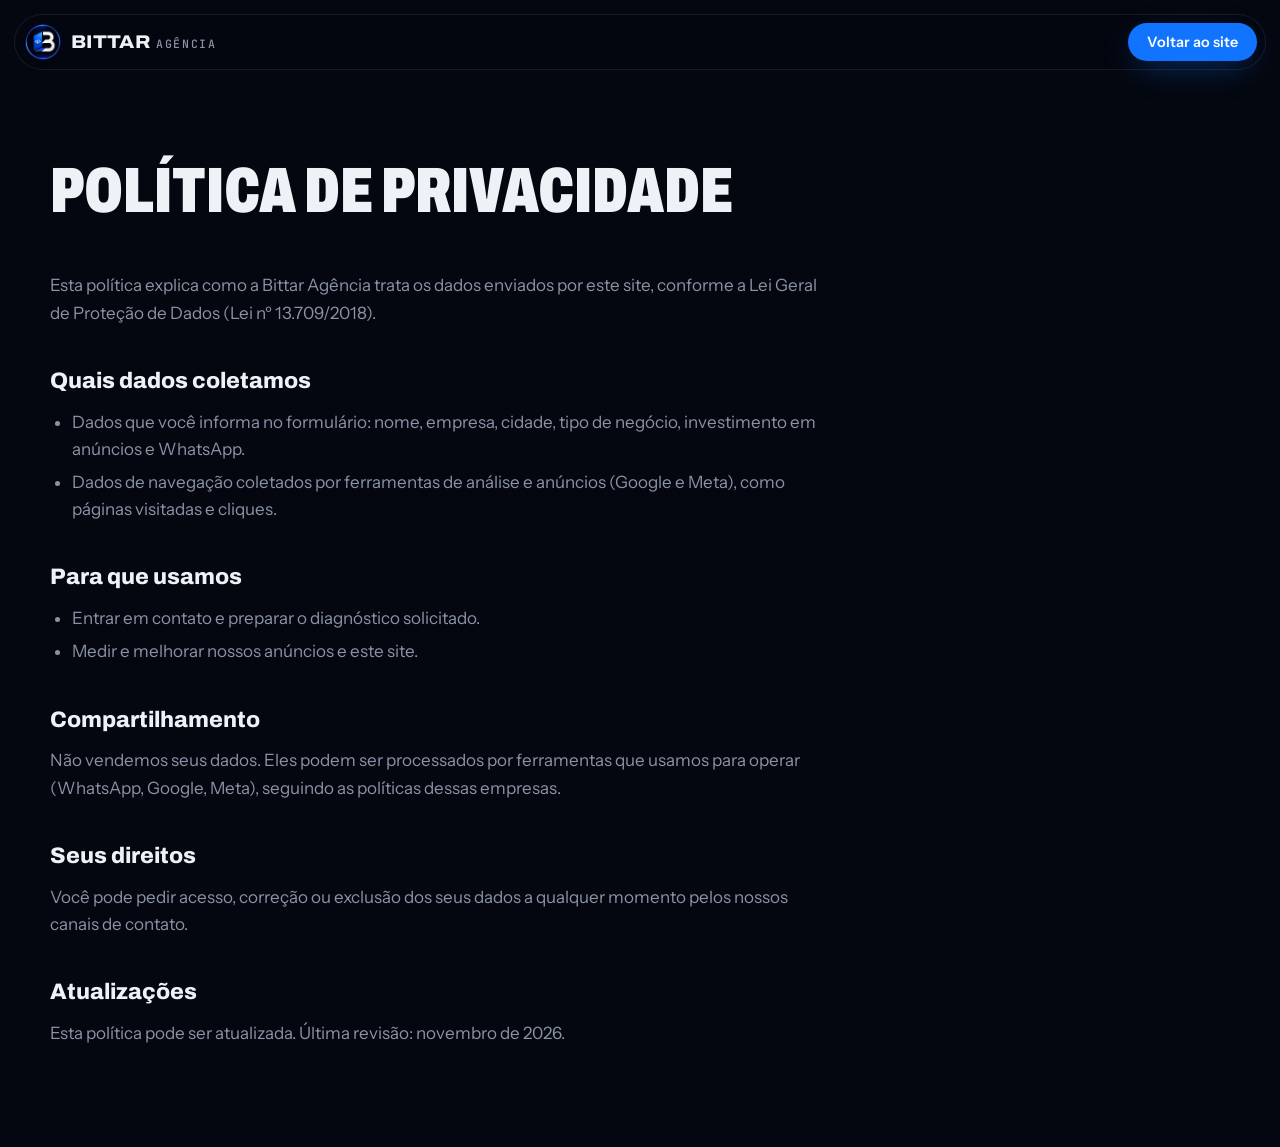
<file: politica-de-privacidade.html>
<!DOCTYPE html>
<html lang="pt-BR">
<head>
  <meta charset="UTF-8" />
  <meta name="viewport" content="width=device-width, initial-scale=1" />
  <title>Política de privacidade | Bittar Agência</title>
  <meta name="robots" content="noindex" />
  <link rel="icon" href="assets/images/logo.jpg" type="image/jpeg" />
  <link href="https://fonts.googleapis.com/css2?family=Archivo:wdth,wght@62..125,400..900&family=Instrument+Sans:wght@400;500;600&family=JetBrains+Mono:wght@400;500&display=swap" rel="stylesheet" />
  <link rel="stylesheet" href="assets/css/style.css" />
  <style>
    .policy { padding: 140px 0 100px; }
    .policy h1 { font-size: clamp(2.4rem, 6vw, 4rem); font-weight: 900; font-stretch: 70%; text-transform: uppercase; margin-bottom: 30px; }
    .policy h2 { font-size: 1.4rem; font-weight: 800; margin: 36px 0 10px; }
    .policy p, .policy li { color: var(--muted); max-width: 70ch; }
    .policy ul { list-style: disc; padding-left: 22px; display: grid; gap: 6px; }
  </style>
</head>
<body>
  <header class="nav">
    <a href="index.html" class="brand"><img class="brand__mark" src="assets/images/logo.jpg" alt="" width="36" height="36" /><span class="brand__name">BITTAR<em>agência</em></span></a>
    <a href="index.html#diagnostico" class="btn btn--signal btn--sm">Voltar ao site</a>
  </header>
  <main class="policy wrap">
    <h1>Política de privacidade</h1>
    <p>Esta política explica como a Bittar Agência trata os dados enviados por este site, conforme a Lei Geral de Proteção de Dados (Lei nº 13.709/2018).</p>

    <h2>Quais dados coletamos</h2>
    <ul>
      <li>Dados que você informa no formulário: nome, empresa, cidade, tipo de negócio, investimento em anúncios e WhatsApp.</li>
      <li>Dados de navegação coletados por ferramentas de análise e anúncios (Google e Meta), como páginas visitadas e cliques.</li>
    </ul>

    <h2>Para que usamos</h2>
    <ul>
      <li>Entrar em contato e preparar o diagnóstico solicitado.</li>
      <li>Medir e melhorar nossos anúncios e este site.</li>
    </ul>

    <h2>Compartilhamento</h2>
    <p>Não vendemos seus dados. Eles podem ser processados por ferramentas que usamos para operar (WhatsApp, Google, Meta), seguindo as políticas dessas empresas.</p>

    <h2>Seus direitos</h2>
    <p>Você pode pedir acesso, correção ou exclusão dos seus dados a qualquer momento pelos nossos canais de contato.</p>

    <h2>Atualizações</h2>
    <p>Esta política pode ser atualizada. Última revisão: novembro de 2026.</p>
  </main>
</body>
</html>
</file>
<file: assets/css/style.css>
/* =========================================================
   Bittar Agência — estilo
   Cores da marca (logo do Instagram): preto-azulado,
   azul elétrico com brilho e branco.
   ========================================================= */

:root {
  --ink: #04070f;
  --ink-2: #0a0f1c;
  --ink-3: #111829;
  --line: rgba(255, 255, 255, 0.08);
  --line-strong: rgba(255, 255, 255, 0.17);
  --text: #eef1f6;
  --muted: #8a93a6;

  --paper: #eef2f8;
  --paper-2: #dfe6f1;
  --paper-ink: #070b16;
  --paper-muted: #566078;
  --paper-line: rgba(7, 11, 22, 0.12);

  --signal: #1174ff;
  --signal-deep: #0141bf;
  --glow: rgba(17, 116, 255, 0.45);
  --ok: #2bc48a;
  --warn: #f2b33d;

  --f-display: "Archivo", "Arial Narrow", sans-serif;
  --f-body: "Instrument Sans", system-ui, sans-serif;
  --f-mono: "JetBrains Mono", ui-monospace, monospace;

  --r: 14px;
  --wrap: 1180px;
  --ease: cubic-bezier(0.2, 0.7, 0.1, 1);
}

*, *::before, *::after { box-sizing: border-box; }
html { -webkit-text-size-adjust: 100%; }
body {
  margin: 0;
  background: var(--ink);
  color: var(--text);
  font: 400 1.0625rem/1.6 var(--f-body);
  -webkit-font-smoothing: antialiased;
  overflow-x: hidden;
}
img, svg { display: block; max-width: 100%; }
a { color: inherit; }
h1, h2, h3 { margin: 0; font-family: var(--f-display); }
p { margin: 0; }
ul, ol { margin: 0; padding: 0; list-style: none; }
strong { font-weight: 600; color: #fff; }
.paper strong { color: var(--paper-ink); }

.skip { position: absolute; left: -999px; top: 8px; background: var(--signal); color: #fff; padding: 8px 14px; z-index: 100; }
.skip:focus { left: 8px; }
:focus-visible { outline: 2px solid var(--signal); outline-offset: 3px; }

.mono { font-family: var(--f-mono); font-size: 0.72rem; letter-spacing: 0.08em; }
.wrap { width: min(var(--wrap), 100% - 40px); margin-inline: auto; }
.section { padding: clamp(80px, 11vw, 140px) 0; position: relative; }
.paper { background: var(--paper); color: var(--paper-ink); }

.eyebrow {
  font-family: var(--f-mono); font-size: 0.75rem; letter-spacing: 0.16em; text-transform: uppercase;
  display: inline-flex; align-items: center; gap: 10px; margin-bottom: 22px; color: var(--paper-muted);
}
.eyebrow::before { content: ""; width: 26px; height: 1px; background: currentColor; }
.eyebrow--signal { color: var(--signal); }
.paper .eyebrow { color: var(--signal-deep); }

.h2 {
  font-size: clamp(2.1rem, 5vw, 3.9rem);
  font-weight: 800; font-stretch: 78%;
  line-height: 0.98; letter-spacing: -0.02em;
  max-width: 17ch; text-wrap: balance;
}

/* ---------- Botões ---------- */
.btn {
  display: inline-flex; align-items: center; justify-content: center; gap: 12px;
  padding: 17px 26px; border-radius: 999px; border: 1px solid transparent;
  font: 600 1rem/1 var(--f-body); text-decoration: none; cursor: pointer;
  transition: transform .3s var(--ease), background .3s, box-shadow .3s, color .3s;
}
.btn svg { width: 18px; height: 18px; fill: none; stroke: currentColor; stroke-width: 2.2; transition: transform .3s var(--ease); }
.btn:hover svg { transform: translateX(4px); }
.btn--signal { background: var(--signal); color: #fff; box-shadow: 0 10px 34px -8px var(--glow); }
.btn--signal:hover { background: var(--signal-deep); transform: translateY(-2px); box-shadow: 0 14px 40px -6px var(--glow); }
.btn--sm { padding: 11px 18px; font-size: .9rem; }
.btn--lg { padding: 22px 34px; font-size: 1.1rem; }
.btn--block { width: 100%; }

.link-arrow { font-weight: 500; color: var(--muted); text-decoration: none; border-bottom: 1px solid var(--line-strong); padding-bottom: 2px; transition: color .2s, border-color .2s; }
.link-arrow:hover { color: var(--text); border-color: var(--text); }

.dot { width: 8px; height: 8px; border-radius: 50%; background: var(--signal); display: inline-block; box-shadow: 0 0 10px var(--glow); }
.dot--live { background: var(--ok); box-shadow: 0 0 0 0 rgba(43, 196, 138, .6); animation: pulse 1.8s infinite; }
@keyframes pulse { 70% { box-shadow: 0 0 0 10px rgba(43, 196, 138, 0); } 100% { box-shadow: 0 0 0 0 rgba(43, 196, 138, 0); } }

/* ---------- Header ---------- */
.nav {
  position: fixed; inset: 14px 14px auto; z-index: 50;
  display: flex; align-items: center; justify-content: space-between; gap: 20px;
  padding: 8px 8px 8px 10px; border-radius: 999px;
  background: rgba(4, 7, 15, .8); border: 1px solid var(--line);
  backdrop-filter: blur(10px);
  transition: transform .4s var(--ease);
}
.nav.is-hidden { transform: translateY(-120%); }
.brand { display: inline-flex; align-items: center; gap: 10px; text-decoration: none; color: var(--text); }
.brand__mark { width: 36px; height: 36px; border-radius: 50%; }
.brand__name { font: 800 1.15rem/1 var(--f-display); font-stretch: 112%; letter-spacing: .02em; }
.brand__name em { font: 500 .72rem/1 var(--f-mono); font-style: normal; letter-spacing: .14em; margin-left: 6px; color: var(--muted); text-transform: uppercase; }
.nav__links { display: flex; gap: 28px; }
.nav__links a { text-decoration: none; font-size: .93rem; color: var(--muted); transition: color .2s; }
.nav__links a:hover { color: var(--text); }

/* ---------- Hero ---------- */
.hero {
  min-height: 100svh; position: relative; overflow: hidden;
  display: grid; grid-template-columns: 1.25fr 1fr; align-items: center; gap: 60px;
  padding: 140px max(20px, calc((100% - var(--wrap)) / 2)) 80px;
}
.hero__grid {
  position: absolute; inset: 0; z-index: 0; pointer-events: none;
  background-image:
    linear-gradient(var(--line) 1px, transparent 1px),
    linear-gradient(90deg, var(--line) 1px, transparent 1px);
  background-size: 64px 64px;
  mask-image: radial-gradient(ellipse 80% 70% at 70% 40%, #000 30%, transparent 75%);
}
.hero::after {
  content: ""; position: absolute; width: 680px; height: 680px; right: -180px; top: 6%;
  background: radial-gradient(circle, rgba(17, 116, 255, .28), transparent 65%); z-index: 0; pointer-events: none;
}
.hero__copy, .feed { position: relative; z-index: 1; }
.tag {
  display: inline-flex; align-items: center; gap: 10px; padding: 8px 14px; border-radius: 999px;
  border: 1px solid var(--line-strong); font-size: .85rem; color: var(--muted); margin-bottom: 30px;
}
.hero__title {
  font-size: clamp(3rem, 7.6vw, 6.8rem);
  font-weight: 900; font-stretch: 68%;
  line-height: .9; letter-spacing: -0.025em; text-transform: uppercase;
}
.hero__title .line { display: block; overflow: hidden; }
.hero__title .line--signal { color: var(--signal); text-shadow: 0 0 40px var(--glow); }
.hero__sub { margin-top: 30px; max-width: 52ch; font-size: 1.15rem; color: var(--muted); }
.hero__actions { margin-top: 38px; display: flex; flex-wrap: wrap; align-items: center; gap: 26px; }

/* Painel de campanhas */
.feed {
  background: var(--ink-2); border: 1px solid rgba(17, 116, 255, .3); border-radius: 22px; padding: 22px;
  box-shadow: 0 0 0 1px rgba(17, 116, 255, .08), 0 40px 90px -30px rgba(17, 116, 255, .35);
  transform: rotate(1.5deg);
}
.feed__head { display: flex; justify-content: space-between; align-items: center; color: var(--muted); padding-bottom: 16px; border-bottom: 1px dashed var(--line-strong); }
.feed__live { display: inline-flex; align-items: center; gap: 8px; font-size: .8rem; color: var(--ok); }
.feed__list { display: grid; gap: 10px; margin-top: 16px; }
.lead { display: grid; grid-template-columns: 38px 1fr; gap: 14px; align-items: center; padding: 12px 14px; border-radius: 14px; background: var(--ink-3); border: 1px solid var(--line); }
.lead__avatar { width: 38px; height: 38px; border-radius: 10px; display: grid; place-items: center; background: rgba(17, 116, 255, .15); color: var(--signal); font: 700 .9rem var(--f-mono); }
.lead__name { font-weight: 600; font-size: .95rem; display: flex; align-items: center; gap: 8px; flex-wrap: wrap; }
.lead__info { color: var(--muted); font-size: .84rem; margin-top: 2px; }
.chip { font: 500 .64rem/1 var(--f-mono); letter-spacing: .06em; text-transform: uppercase; padding: 5px 8px; border-radius: 6px; }
.chip--ok { background: rgba(43, 196, 138, .14); color: var(--ok); }
.chip--warn { background: rgba(242, 179, 61, .14); color: var(--warn); }
.feed__chart { margin-top: 16px; padding: 14px; border-radius: 14px; background: var(--ink-3); border: 1px solid var(--line); color: var(--muted); display: grid; gap: 12px; }
.rep__bars { height: 80px; display: flex; align-items: flex-end; gap: 8px; border-bottom: 1px solid var(--line-strong); }
.rep__bars i { flex: 1; height: var(--h); background: linear-gradient(to top, var(--signal-deep), var(--signal)); border-radius: 4px 4px 0 0; transform-origin: bottom; }
.feed__note { margin-top: 12px; color: #5a6274; text-align: right; font-size: .65rem; }

/* ---------- Marquee ---------- */
.marquee { background: var(--signal); color: #fff; overflow: hidden; padding: 18px 0; transform: rotate(-1.2deg) scale(1.02); position: relative; z-index: 2; box-shadow: 0 0 60px -10px var(--glow); }
.marquee__track { display: flex; gap: 30px; width: max-content; animation: marquee 32s linear infinite; }
.marquee span { font: 800 1.5rem/1 var(--f-display); font-stretch: 75%; text-transform: uppercase; white-space: nowrap; }
.marquee i { font-style: normal; opacity: .7; }
@keyframes marquee { to { transform: translateX(-50%); } }

/* ---------- Dor ---------- */
.pain { margin-top: -20px; }
.strike { position: relative; color: var(--paper-muted); white-space: nowrap; }
.strike::after { content: ""; position: absolute; left: -4px; right: -4px; top: 52%; height: 6px; background: var(--signal); transform: rotate(-3deg); }
.pain__grid { display: grid; grid-template-columns: repeat(3, 1fr); margin-top: 64px; border-top: 1px solid var(--paper-line); }
.pain__card { padding: 34px 30px 10px 0; border-right: 1px solid var(--paper-line); }
.pain__card + .pain__card { padding-left: 30px; }
.pain__card:last-child { border-right: 0; }
.pain__n { color: var(--signal); }
.pain__card h3 { font-size: 1.6rem; font-weight: 800; font-stretch: 80%; margin: 16px 0 10px; }
.pain__card p { color: var(--paper-muted); }

/* ---------- Método ---------- */
.method__track { position: relative; display: grid; grid-template-columns: repeat(4, 1fr); gap: 30px; margin-top: 80px; }
.method__line { position: absolute; top: 27px; left: 0; right: 0; height: 2px; background: var(--line-strong); }
.method__line span { display: block; height: 100%; width: 100%; background: var(--signal); box-shadow: 0 0 12px var(--glow); transform-origin: left; }
.method__step { position: relative; }
.method__n {
  width: 56px; height: 56px; border-radius: 50%; display: grid; place-items: center;
  background: var(--ink-3); border: 1px solid var(--signal); color: var(--signal);
  font: 600 .95rem var(--f-mono); position: relative; box-shadow: 0 0 24px -4px var(--glow);
}
.method__step h3 { font-size: 2.2rem; font-weight: 900; font-stretch: 70%; text-transform: uppercase; margin: 26px 0 10px; }
.method__step p { color: var(--muted); }

/* ---------- Incluso ---------- */
.inc__grid { display: grid; grid-template-columns: repeat(3, 1fr); gap: 16px; margin-top: 64px; }
.inc__card { background: #fff; border: 1px solid var(--paper-line); border-radius: 18px; padding: 28px 26px; transition: transform .4s var(--ease), box-shadow .3s; }
.inc__card:hover { transform: translateY(-4px); box-shadow: 0 20px 40px -20px rgba(1, 65, 191, .35); }
.inc__n { color: var(--signal-deep); }
.inc__card h3 { font-size: 1.45rem; font-weight: 800; font-stretch: 82%; margin: 14px 0 8px; }
.inc__card p { color: var(--paper-muted); font-size: .98rem; }
.inc__note { margin-top: 36px; max-width: 70ch; color: var(--paper-muted); font-size: .95rem; padding-left: 16px; border-left: 3px solid var(--signal); }

/* ---------- Formulário ---------- */
.lead-form__wrap { display: grid; grid-template-columns: 1fr 1fr; gap: 70px; align-items: start; }
.lead-form .h2 { max-width: 14ch; }
.steps { margin-top: 48px; display: grid; gap: 28px; }
.steps li { display: grid; grid-template-columns: 46px 1fr; gap: 18px; }
.steps__n { width: 46px; height: 46px; border-radius: 50%; border: 1px solid var(--line-strong); display: grid; place-items: center; font: 600 1rem var(--f-mono); color: var(--signal); }
.steps h3 { font-size: 1.25rem; font-weight: 700; font-stretch: 90%; }
.steps p { color: var(--muted); margin-top: 4px; }

.form {
  position: relative; background: var(--paper); color: var(--paper-ink);
  border-radius: 22px; padding: 30px; display: grid; gap: 18px;
  box-shadow: 0 40px 90px -30px rgba(17, 116, 255, .35);
}
.form__head { display: flex; justify-content: space-between; color: var(--paper-muted); padding-bottom: 14px; border-bottom: 1px dashed var(--paper-line); }
.form__progress b { color: var(--signal); font-weight: 600; }
.field { display: grid; gap: 8px; border: 0; margin: 0; padding: 0; min-width: 0; }
.field > span, .field legend { font-weight: 600; font-size: .9rem; padding: 0; margin-bottom: 8px; }
.field > span { margin-bottom: 0; }
.field input[type="text"], .field input[type="tel"], .field select {
  width: 100%; padding: 14px 16px; border-radius: 10px; border: 1px solid var(--paper-line);
  background: #fff; color: var(--paper-ink); font: inherit; font-size: 1rem;
  transition: border-color .2s, box-shadow .2s;
}
.field input:focus, .field select:focus { outline: none; border-color: var(--signal); box-shadow: 0 0 0 4px rgba(17, 116, 255, .15); }
.field.is-invalid input, .field.is-invalid select, .field.is-invalid .pills span { border-color: #d43c3c; }
.pills { display: grid; grid-template-columns: repeat(4, 1fr); gap: 8px; }
.pills label { position: relative; }
.pills input { position: absolute; opacity: 0; inset: 0; }
.pills span {
  display: block; text-align: center; padding: 12px 6px; border-radius: 10px; border: 1px solid var(--paper-line);
  background: #fff; font-size: .88rem; cursor: pointer; transition: all .2s;
}
.pills input:checked + span { background: var(--signal); color: #fff; border-color: var(--signal); }
.pills input:focus-visible + span { outline: 2px solid var(--signal); outline-offset: 2px; }
.form__legal { font-size: .78rem; color: var(--paper-muted); text-align: center; }
.form__error { color: #c62f2f; font-size: .9rem; text-align: center; font-weight: 500; }
.form__success {
  position: absolute; inset: 0; border-radius: 22px; background: var(--paper);
  display: grid; place-content: center; justify-items: center; text-align: center; gap: 12px; padding: 30px;
}
.form__success[hidden] { display: none; }
.form__success svg { width: 64px; height: 64px; fill: none; stroke: var(--ok); stroke-width: 3; stroke-linecap: round; stroke-linejoin: round; }
.form__success h3 { font-size: 2rem; font-weight: 900; font-stretch: 75%; text-transform: uppercase; }
.form__success p { color: var(--paper-muted); max-width: 30ch; }

/* ---------- FAQ ---------- */
.faq__wrap { display: grid; grid-template-columns: 0.8fr 1.2fr; gap: 70px; align-items: start; }
.faq__list { display: grid; }
.faq details { border-bottom: 1px solid var(--paper-line); }
.faq summary {
  list-style: none; cursor: pointer; padding: 24px 50px 24px 0; position: relative;
  font: 700 1.2rem/1.3 var(--f-display); font-stretch: 92%;
}
.faq summary::-webkit-details-marker { display: none; }
.faq summary::after { content: "+"; position: absolute; right: 6px; top: 50%; transform: translateY(-50%); font: 400 1.6rem var(--f-body); color: var(--signal); transition: transform .3s var(--ease); }
.faq details[open] summary::after { transform: translateY(-50%) rotate(45deg); }
.faq details p { padding: 0 40px 24px 0; color: var(--paper-muted); }

/* ---------- CTA final ---------- */
.final {
  background: radial-gradient(ellipse 70% 90% at 80% 20%, var(--signal), var(--signal-deep) 70%);
  color: #fff; overflow: hidden;
}
.final__wrap { display: grid; justify-items: start; gap: 40px; }
.final__title { font-size: clamp(2.8rem, 8vw, 7rem); font-weight: 900; font-stretch: 66%; line-height: .9; text-transform: uppercase; letter-spacing: -.02em; }
.final__title span { color: var(--ink); }
.final .btn--signal { background: var(--ink); box-shadow: none; }
.final .btn--signal:hover { background: #000; }

/* ---------- Footer ---------- */
.footer { padding: 50px 0 110px; border-top: 1px solid var(--line); }
.footer__wrap { display: flex; flex-wrap: wrap; gap: 24px; align-items: center; justify-content: space-between; }
.footer__links { display: flex; gap: 22px; flex-wrap: wrap; }
.footer__links a { color: var(--muted); text-decoration: none; }
.footer__links a:hover { color: var(--text); }
.footer__legal { width: 100%; color: #5a6274; font-size: .85rem; }

/* ---------- WhatsApp flutuante ---------- */
.wa-float {
  position: fixed; right: 20px; bottom: 20px; z-index: 40; width: 58px; height: 58px; border-radius: 50%;
  background: #25d366; display: grid; place-items: center; box-shadow: 0 12px 30px -8px rgba(37, 211, 102, .6);
  transition: transform .3s var(--ease);
}
.wa-float:hover { transform: scale(1.08); }
.wa-float svg { width: 30px; height: 30px; fill: #fff; }

/* ---------- Estados de animação (aplicados só com JS) ---------- */
.js [data-reveal], .js [data-card], .js [data-step] { opacity: 0; }
.js .hero__title .line > span { display: inline-block; transform: translateY(105%); }

/* ---------- Responsivo ---------- */
@media (max-width: 980px) {
  .nav__links { display: none; }
  .hero { grid-template-columns: 1fr; padding-top: 120px; gap: 50px; }
  .feed { transform: none; max-width: 480px; }
  .lead-form__wrap, .faq__wrap { grid-template-columns: 1fr; gap: 44px; }
  .inc__grid { grid-template-columns: 1fr 1fr; }
  .method__track { grid-template-columns: 1fr 1fr; row-gap: 50px; }
  .method__line { display: none; }
}
@media (max-width: 640px) {
  body { font-size: 1rem; }
  .nav { inset: 10px 10px auto; }
  .brand__name em { display: none; }
  .pain__grid, .inc__grid, .method__track { grid-template-columns: 1fr; }
  .pain__card, .pain__card + .pain__card { padding: 28px 0; border-right: 0; border-bottom: 1px solid var(--paper-line); }
  .pills { grid-template-columns: 1fr 1fr; }
  .form { padding: 24px 18px; }
  .hero__actions { flex-direction: column; align-items: stretch; text-align: center; }
  .link-arrow { align-self: center; }
}

@media (prefers-reduced-motion: reduce) {
  *, *::before, *::after { animation: none !important; transition: none !important; }
  .js [data-reveal], .js [data-card], .js [data-step] { opacity: 1; }
  .js .hero__title .line > span { transform: none; }
}
</file>
